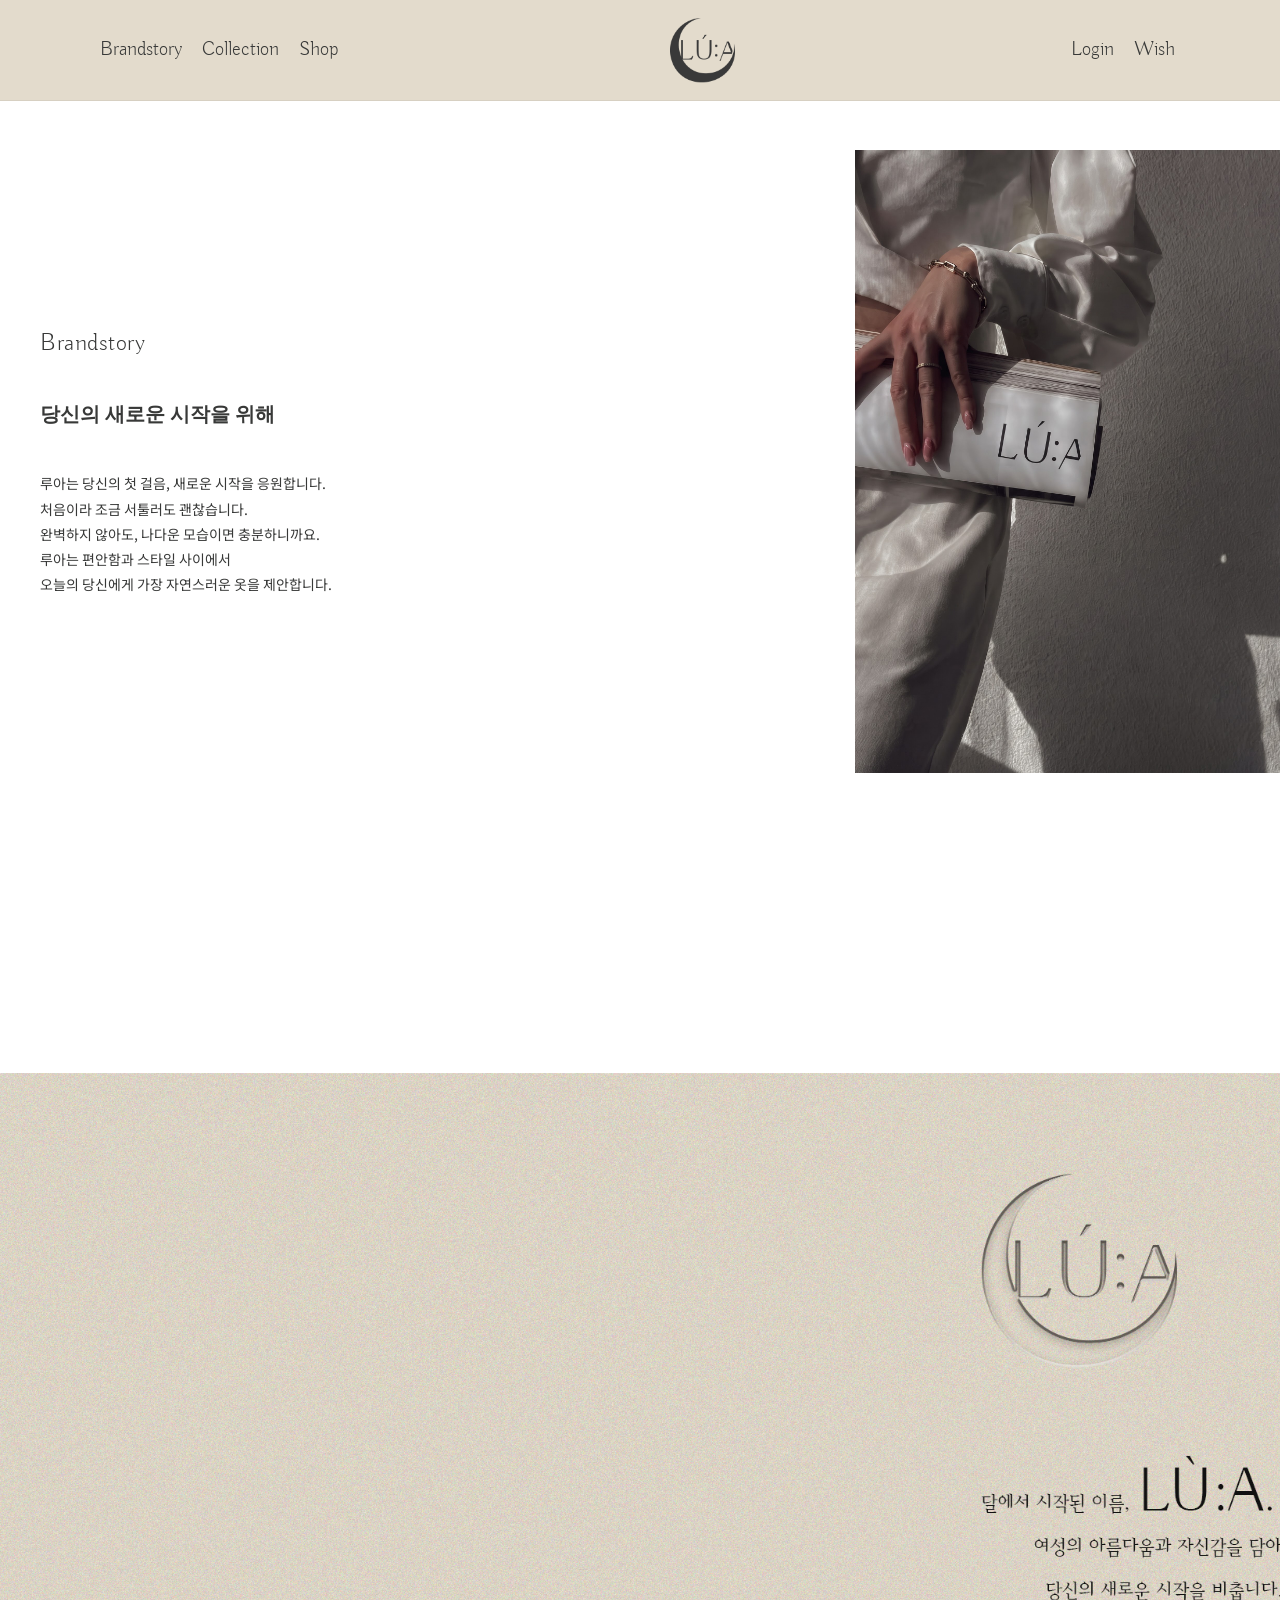
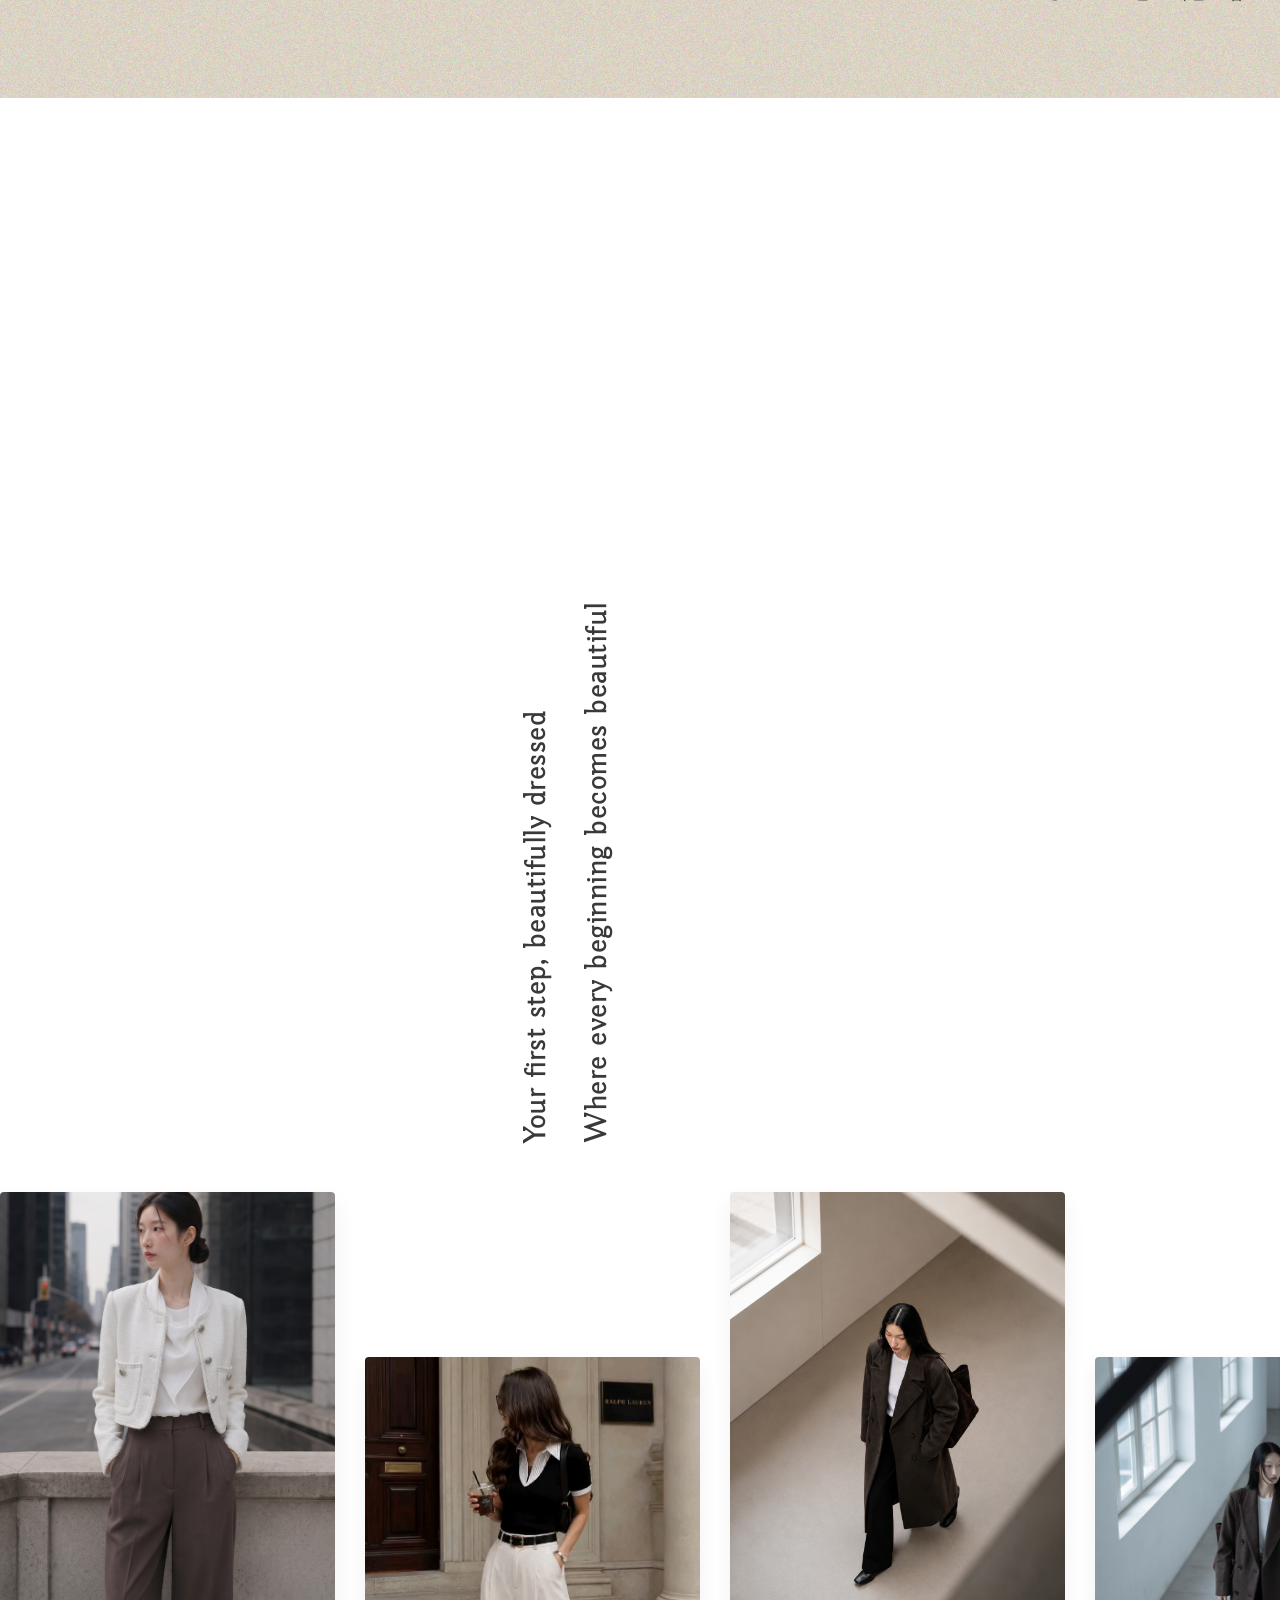
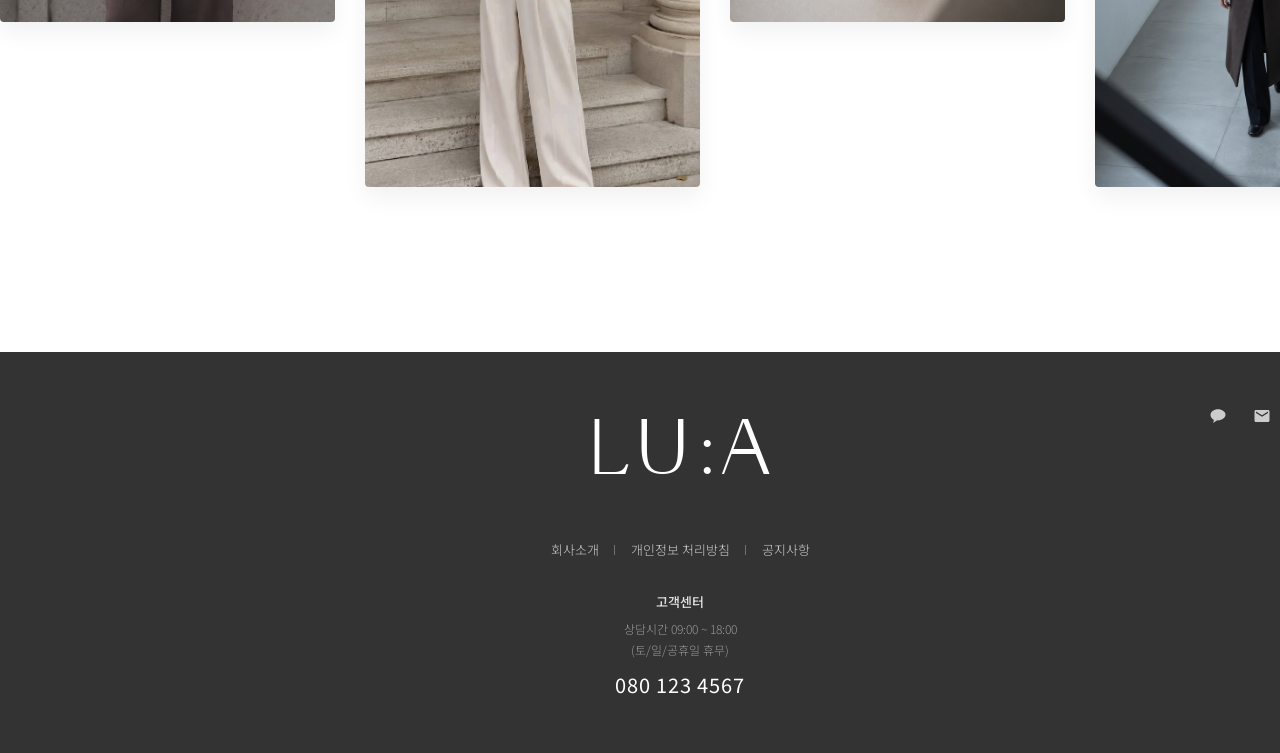
<file: brandstoy.html>
<!DOCTYPE html>
<html lang="en">

<head>
    <meta charset="UTF-8">
    <meta name="viewport" content="width=device-width, initial-scale=1.0">
    <title>brandstory</title>
    <!-- favicon -->
    <link rel="shortcut icon" href="./images/favicon.ico" type="image/x-icon">

    <!-- webfont 연결-->
    <link rel="preconnect" href="https://fonts.googleapis.com">
    <link rel="preconnect" href="https://fonts.gstatic.com" crossorigin>
    <link href="https://fonts.googleapis.com/css2?family=Buda:wght@300&family=Noto+Sans+KR:wght@100..900&display=swap"
        rel="stylesheet">


    <!-- aos 연결 -->
    <link rel="stylesheet" href="https://unpkg.com/aos@next/dist/aos.css" />

    <!-- css 연결-->
    <link rel="stylesheet" href="css/brandstory.css">
</head>

<body>

    <div id="wrap">
        <div id="header" class="bg1">
            <div class="header_container">
                <ul class="gnb">
                    <li><a href="./brandstoy.html">Brandstory</a></li>
                    <li><a href="./index.html#collection">Collection</a></li>
                    <li><a href="./sub.html">Shop</a></li>
                </ul>

                <h1 class="logo"><a href="./index.html"><img src="./images/logo.png" alt="logo"></a></h1>

                <ul class="util">
                    <li><a href="#">Login</a></li>
                    <li><a href="#">Wish</a></li>
                </ul>
            </div>
        </div>


        <div id="brand-section">
            <div class="brand-container">

                <!-- 좌측 텍스트 영역 -->
                <div class="text-area">
                    <h3 class="sub-title">Brandstory</h3>
                    <h2 class="main-title">당신의 새로운 시작을 위해</h2>
                    <p class="description">
                        루아는 당신의 첫 걸음, 새로운 시작을 응원합니다.<br>
                        처음이라 조금 서툴러도 괜찮습니다.<br>
                        완벽하지 않아도, 나다운 모습이면 충분하니까요.<br>
                        루아는 편안함과 스타일 사이에서<br>
                        오늘의 당신에게 가장 자연스러운 옷을 제안합니다.
                    </p>
                </div>

                <!-- 우측 이미지 영역 -->
                <div class="image-area">
                    <img src="./images/brandstory/barandstory_main1.jpeg" alt="Brandstory Image">
                </div>

            </div>
        </div>

        <div id="main_banner">
            <img src="./images/brandstory/brandstory_banner.jpg" alt="main_banner" class="bg_img" >

            <div class="banner_img">
                <img src="./images/brandstory/brandstory_banner2.jpg" alt="왼쪽 이미지" class="img_left" data-aos="fade-up"
                    data-aos-duration="1500">
                <img src="./images/brandstory/brandstory_banner1.jpg" alt="중앙 이미지" class="img_center"
                    data-aos="fade-down" data-aos-easing="linear" data-aos-duration="1500">
            </div>

        </div>


        <div id="brandstory_main" >
            <div class="txt-box" >
                <p class="txt1">Your first step, beautifully dressed</p>
                <p class="txt2">Where every beginning becomes beautiful</p>
            </div>
            <div class="img-box" data-aos="fade-up"
     data-aos-anchor-placement="center-bottom" data-aos-duration="3000">
                <img src="./images/brandstory/brandstory_main.jpeg" alt="main">
            </div>
        </div>


        <div id="brandstory_img">
            <div class="track animate" id="track">
                <ul class="list" id="list">
                    <li class="item">
                        <img src="./images/brandstory/brandstory_img_1.jpeg" alt="Look 1">
                    </li>
                    <li class="item">
                        <img src="./images/brandstory/brandstory_img_2.jpg" alt="Look 2">
                    </li>
                    <li class="item">
                        <img src="./images/brandstory/brandstory_img_3.png" alt="Look 3">
                    </li>
                    <li class="item">
                        <img src="./images/brandstory/brandstory_img_4.jpeg" alt="Look 4">
                    </li>
                    <li class="item">
                        <img src="./images/brandstory/brandstory_img_5.jpeg" alt="Look 5">
                    </li>
                    <li class="item">
                        <img src="./images/brandstory/brnadstory_img6.jpeg" alt="Look 6">
                    </li>
                </ul>
            </div>

        </div>


        <!-- MAIN FOOTER COMPONENT -->
        <footer class="footer">
            <div class="ft-inner">

                <!-- Brand Logo -->
                <a href="#" class="ft-logo">LU:A</a>

                <!-- Navigation Menu (Flex & CSS Position Divider) -->
                <ul class="ft-menu">
                    <li><a href="#">회사소개</a></li>
                    <li><a href="#">개인정보 처리방침</a></li>
                    <li><a href="#">공지사항</a></li>
                </ul>

                <!-- Customer Service Info -->
                <div class="ft-info">
                    <div class="title">고객센터</div>
                    <div class="hours">상담시간 09:00 ~ 18:00<br class="sm:hidden">(토/일/공휴일 휴무)</div>
                    <div class="phone">080 123 4567</div>
                </div>

                <!-- Social Media Icons (Flex Layout) -->
                <ul class="ft-sns">
                    <!-- KakaoTalk Icon -->
                    <li>
                        <a href="#" aria-label="KakaoTalk">
                            <svg viewBox="0 0 24 24">
                                <path
                                    d="M12 3C6.477 3 2 6.477 2 10.765c0 2.768 1.838 5.196 4.606 6.556-.202.756-.732 2.738-.838 3.166-.134.542.198.535.418.39 1.737-1.15 4.026-2.673 4.665-3.111.373.051.756.079 1.149.079 5.523 0 10-3.477 10-7.765C22 6.477 17.523 3 12 3z" />
                            </svg>
                        </a>
                    </li>
                    <!-- Email Icon -->
                    <li>
                        <a href="#" aria-label="Email">
                            <svg viewBox="0 0 24 24">
                                <path
                                    d="M20 4H4c-1.1 0-1.99.9-1.99 2L2 18c0 1.1.9 2 2 2h16c1.1 0 2-.9 2-2V6c0-1.1-.9-2-2-2zm0 4l-8 5-8-5V6l8 5 8-5v2z" />
                            </svg>
                        </a>
                        <!-- Instagram Icon -->
                    <li>
                        <a href="#" aria-label="Instagram">
                            <svg viewBox="0 0 24 24">
                                <path
                                    d="M12 2.163c3.204 0 3.584.012 4.85.07 3.252.148 4.771 1.691 4.919 4.919.058 1.265.069 1.645.069 4.849 0 3.205-.012 3.584-.069 4.849-.149 3.225-1.664 4.771-4.919 4.919-1.266.058-1.644.07-4.85.07-3.204 0-3.584-.012-4.849-.07-3.26-.149-4.771-1.699-4.919-4.92-.058-1.265-.07-1.644-.07-4.849 0-3.204.013-3.583.07-4.849.149-3.227 1.664-4.771 4.919-4.919 1.266-.057 1.645-.069 4.849-.069zm0-2.163c-3.259 0-3.667.014-4.947.072-4.358.2-6.78 2.618-6.98 6.98-.059 1.281-.073 1.689-.073 4.948 0 3.259.014 3.668.072 4.948.2 4.358 2.618 6.78 6.98 6.98 1.281.058 1.689.072 4.948.072 3.259 0 3.668-.014 4.948-.072 4.354-.2 6.782-2.618 6.979-6.98.059-1.28.073-1.689.073-4.948 0-3.259-.014-3.667-.072-4.947-.196-4.354-2.617-6.78-6.979-6.98-1.281-.059-1.69-.073-4.949-.073zm0 5.838c-3.403 0-6.162 2.759-6.162 6.162s2.759 6.163 6.162 6.163 6.162-2.759 6.162-6.163c0-3.403-2.759-6.162-6.162-6.162zm0 10.162c-2.209 0-4-1.79-4-4 0-2.209 1.791-4 4-4s4 1.791 4 4c0 2.21-1.791 4-4 4zm6.406-11.845c-.796 0-1.441.645-1.441 1.44s.645 1.44 1.441 1.44c.795 0 1.439-.645 1.439-1.44s-.644-1.44-1.439-1.44z" />
                            </svg>
                        </a>
                    </li>
                </ul>

            </div>
        </footer>




    </div>

    <!-- jQuery 오픈소스 연결 -->
    <script src="js/jquery-4.0.0.min.js"></script>

    <script src="https://unpkg.com/aos@next/dist/aos.js"></script>

    <script>
        // 코드실행
        $(function () {

            // 윈도우 스크롤 시 실행
            $(window).scroll(function () {

                // 스크롤 위치가 100px을 넘으면,
                if ($(this).scrollTop() > 100) {

                    // .header_scrolled 클래스가 추가된다.
                    $(".bg1").addClass("header_scrolled");
                } else {
                    // 스크롤이 위로 올라가면 클래스 제거
                    $(".bg1").removeClass("header_scrolled");
                }
            });

            // 마우스를 올렸을 때(hover 시)
            $(".bg1").hover(function () {

                // header_scrolled 클래스 제거
                $(this).removeClass("header_scrolled");
            },
                // 마우스가 나갔을 때 실행할 로직을 따로 정의
                // hover는 들어올 때/ 나갈 때 동작이 다르기 때문에, 각각의 동작을 처리하려고 function 실행문을 두개 쓰는 것이다.
                function () {
                    // 마우스가 나갔을 때, 스크롤 위치가 100px 이상이면 다시 header_scrolled 클래스를 추가한다.
                    if ($(window).scrollTop() > 100) {
                        $(this).addClass("header_scrolled");
                    }
                }
            );
        });
    </script>

    <script>
        AOS.init();
    </script>

    <script>
        // 복제 JS로 끊김 없는 무한 스크롤 구현
        window.addEventListener('DOMContentLoaded', () => {
            const track = document.getElementById('track');
            const list = document.getElementById('list');

            // 기존 리스트를 복제하여 뒤에 부착 (Seamless Infinite Loop)
            const cloneList = list.cloneNode(true);
            track.appendChild(cloneList);
        });
    </script>
</body>

</html>
</file>
<file: css/brandstory.css>
* {
  padding: 0;
  margin: 0;
}

ul,
ol {
  list-style: none;
}

a {
  text-decoration: none;
  color: inherit;
}

html {
  /* Prevent font scaling in landscape */

  -webkit-text-size-adjust: none;
  /*Chrome, Safari, newer versions of Opera*/

  -moz-text-size-adjust: none;
  /*Firefox*/

  -ms-text-size-adjust: none;
  /*Ie*/

  -o-text-size-adjust: none;
  /*old versions of Opera*/

  scroll-behavior: smooth;
  /* 스크롤이 부드럽게 해주는 속성 */
}



body {
  font-family: "Buda", serif;
  font-size: 20px;
  line-height: 1.5;
  color: #383938;
}

#wrap {
  min-width: 1360px;

}


#header {
  position: fixed;
  top: 0;
  left: 0;
  width: 100%;
  z-index: 1000;
  /* 콘텐츠보다 위에 표시 */
  border-bottom: 1px solid rgba(0, 0, 0, 0.05);


}

.bg1 {
  height: 100px;
  background-color: #E3DBCC;
  /* 이미지에 사용된 베이지 톤 배경색 */
  transition: all 0.5s ease;
}

/* 스크롤 했을 때 바뀔 배경색, 높이값 */
/* 제이쿼리로 해당 클래스를 추가해 줄 것임. */
.header_scrolled {
  height: 80px;
  background-color: #D8C8C7;
}

.header_container {
  height: 100%;
  margin: 0 auto;
  display: flex;
  justify-content: space-between;
  align-items: center;
  padding: 0 100px;


}

.gnb {
  display: flex;
  gap: 20px;
}

.util {
  display: flex;
  gap: 20px;
  padding: 0 5px;
}

.logo img {
  display: block;
  width: 65px;
  height: 65px;
}


/* 전체 섹션 설정 (높이 800px 설정) */
.brand-section {
  width: 100%;
  height: 800px;
  display: flex;
  align-items: center;
  /* 수직 중앙 정렬 */
  justify-content: center;
}

/* 레이아웃 컨테이너 (최대 너비 및 플렉스 레이아웃) */
.brand-container {
  width: 1280px;
  margin: 0 auto;
  padding: 150px 20px;
  display: flex;
  justify-content: space-between;
  /* 좌우 배치 */
  align-items: center;
}

/* 텍스트 영역 스타일 */
.text-area {

  padding-right: 40px;
}

.text-area .sub-title {
  font-size: 24px;
  font-weight: 400;
  margin-bottom: 40px;
  letter-spacing: 0.5px;
}

.text-area .main-title {
  font-size: 20px;
  margin-bottom: 40px;
}

.text-area .description {
  font-family: "Noto Sans KR", sans-serif;
  font-size: 14px;
  line-height: 1.8;
}

/* 이미지 영역 스타일 (너비 465px, 높이 585px) */
.image-area {
  width: 465px;
  flex-shrink: 0;
  /* 이미지 크기가 고정되도록 설정 */

}

.image-area img {
  width: 100%;
  height: 100%;
  object-fit: cover;
  /* 비율을 유지하면서 이미지 상자에 맞춤 */
  display: block;
}

/* 메인 배너 전체 컨테이너 */
#main_banner {
  position: relative; /* 자식 요소들의 position: absolute 기준점 */
  width: 100%;
  margin: 0 auto;
  padding-top: 150px;
  overflow: hidden;
}

/* 배경 이미지 */
#main_banner .bg_img {
  width: 100%;
  height: auto;
  display: block;
}

/* 1. 왼쪽 첫 번째 이미지 (신발/가방 연출 컷) */
#main_banner .banner_img .img_left {
  position: absolute;
  top: 20%;        /* 위에서부터의 위치 (%) */
  left: 6.5%;      /* 왼쪽에서부터의 위치 (%) */
  box-shadow: 0 4px 15px rgba(0, 0, 0, 0.1); /* 필요 시 은은한 그림자 효과 */
}

/* 2. 가운데 두 번째 이미지 (꽃 다발 컷) */
#main_banner .banner_img .img_center {
  position: absolute;
  top: 30%;        /* 위에서부터의 위치 (%) */
  left: 32.5%;     /* 왼쪽에서부터의 위치 (%) */
  box-shadow: 0 4px 15px rgba(0, 0, 0, 0.1);
}

#brandstory_main {
  width: 1280px;
  margin: 0 auto;
  padding-top: 100px;
  display: flex;
  justify-content: flex-end;
  align-items: center;
  gap: 30px;
  position: relative;

}

.txt-box {
  display: flex;
  flex-direction: column;
  gap: 16px;
  writing-mode: vertical-rl;
  transform: rotate(180deg);
  text-align: left;
  position: absolute;
  bottom: 10px;
  right: 700px;
}

.txt1 {
  font-size: 30px;
  letter-spacing: 1.5px;
  font-weight: 800;

}

.txt2 {
  font-size: 30px;
  letter-spacing: 1.5px;
  font-weight: 800;
}

.img-box {
  width: 100%;
  max-width: 680px;
  /* 855px 비율 기준 적절한 가로 너비 설정 */
  aspect-ratio: 855 / 1200;
  overflow: hidden;
  box-shadow: 0 10px 30px rgba(0, 0, 0, 0.05);
}

.img-box img {
  width: 100%;
  height: 100%;
  object-fit: cover;
  display: block;
}

@media (max-width: 768px) {
  #brandstory_main {
    flex-direction: column-reverse;
    align-items: center;
    gap: 20px;
  }

  .txt-box {
    writing-mode: horizontal-tb;
    transform: none;
    text-align: center;
  }

  .img-box {
    max-width: 100%;
  }
}

#brandstory_img {
  width: 100%;
  margin: 0 auto;
  padding: 60px 0;
  overflow: hidden;
  position: relative;
}

/* 슬라이드 트랙 설정 (무한 애니메이션) */
.track {
  display: flex;
  width: max-content;
}

/* 이미지 리스트 (지그재그 배치를 위한 Flex & Height 설정) */
.list {
  display: flex;
  list-style: none;
  gap: 30px;
  padding-right: 30px;
  height: 680px;
  /* 지그재그 여유 높이 */
}

/* 각 리스트 아이템 기본 스타일 */
.item {
  flex-shrink: 0;
  width: 335px;
  height: 430px;
  border-radius: 4px;
  overflow: hidden;
  box-shadow: 0 10px 25px rgba(0, 0, 0, 0.06);
}

/* 이미지 속성 설정 (335 / 530 비율 유지) */
.item img {
  width: 100%;
  height: 100%;
  object-fit: cover;
  display: block;
}

/* 지그재그(Staggered) 위치 정렬 - 사진마다 다른 y축 배치 */
.item:nth-child(5n+1) {
  align-self: flex-start;
  transform: translateY(-20px)
}

.item:nth-child(5n+2) {
  align-self: center;
  transform: translateY(20px);
}

.item:nth-child(5n+3) {
  align-self: flex-start;
  transform: translateY(-20px)
}

.item:nth-child(5n+4) {
  align-self:center;
  transform: translateY(20px);
}

.item:nth-child(5n+5) {
  align-self: flex-start;
  transform: translateY(-20px)
}

.item:nth-child(5n+6) {
  align-self: center;
  transform: translateY(20px)
}

/* 무한 흘러가는 애니메이션 키프레임 */
@keyframes roll {
  0% {
    transform: translateX(0);
  }

  100% {
    transform: translateX(-50%);
  }
}

.animate {
  animation: roll 25s linear infinite;
}




/* Footer Container */
.footer {
    background-color: #333333;
    color: #d1d1d1;
    padding: 40px 20px 50px;
    width: 100%;
    box-sizing: border-box;
    position: relative;
}

.ft-inner {
    max-width: 1280px;
    margin: 0 auto;
    position: relative;
    display: flex;
    flex-direction: column;
    align-items: center;
}

/* Logo Styling */
.ft-logo {
    font-size: 80px;
    letter-spacing: 5px;
    color: #ffffff;
    margin-bottom: 20px;
    text-decoration: none;
    font-weight: 500;
}

/* Navigation Menu with Pseudo-element Dividers */
.ft-menu {
    display: flex;
    align-items: center;
    justify-content: center;
    margin: 0 0 28px 0;
    flex-wrap: wrap;
}

.ft-menu li {
    position: relative;
    padding: 0 16px;
}

/* Vertical Line Divider using position: absolute */
.ft-menu li::after {
    content: '';
    position: absolute;
    right: 0;
    top: 60%;
    transform: translateY(-50%);
    width: 1px;
    height: 10px;
    background-color: rgba(255, 255, 255, 0.3);
}

.ft-menu li:last-child::after {
    display: none;
}

.ft-menu a {
    color: #cccccc;
    text-decoration: none;
    font-size: 13px;
    font-weight: 300;
    transition: color 0.2s ease;
}

.ft-menu a:hover {
    color: #ffffff;
}


.item-info,
.ft-info,
.ft-menu {
    font-family: "Noto Sans KR", sans-serif;
}
/* Customer Center Info */
.ft-info {
    text-align: center;
    font-size: 12px;
    color: #999999;
    line-height: 1.8;
}

.ft-info .title {
    color: #e5e5e5;
    font-size: 13px;
    font-weight: 500;
    margin-bottom: 4px;
}

.ft-info .hours {
    margin-bottom: 6px;
    font-weight: 300;
}

.ft-info .phone {
    font-family: 'Cinzel', 'Noto Sans KR', sans-serif;
    font-size: 20px;
    color: #ffffff;
    letter-spacing: 1px;
    margin-top: 4px;
    font-weight: 400;
}

/* Social SNS Icons (Positioned at right) */
.ft-sns {
    position: absolute;
    right: 0;
    top: 10px;
    display: flex;
    align-items: center;
    list-style: none;
    padding: 0;
    margin: 0;
    gap: 16px;
}

.ft-sns a {
    display: flex;
    align-items: center;
    justify-content: center;
    width: 28px;
    height: 28px;
    color: #cccccc;
    transition: transform 0.2s ease, color 0.2s ease;
}

.ft-sns a:hover {
    color: #ffffff;
    transform: translateY(-2px);
}

.ft-sns svg {
    width: 18px;
    height: 18px;
    fill: currentColor;
}

/* Responsive Design */
@media (max-width: 768px) {
    .ft-inner {
        padding-top: 30px;
    }

    .ft-sns {

        position: relative;
        right: auto;
        top: auto;
        margin-bottom: 24px;
        order: -1;
    }

    .ft-logo {
        font-size: 28px;
        margin-bottom: 16px;
    }

    .ft-menu {
        margin-bottom: 20px;
    }

    .ft-menu li {
        padding: 0 10px;
    }
}
</file>
